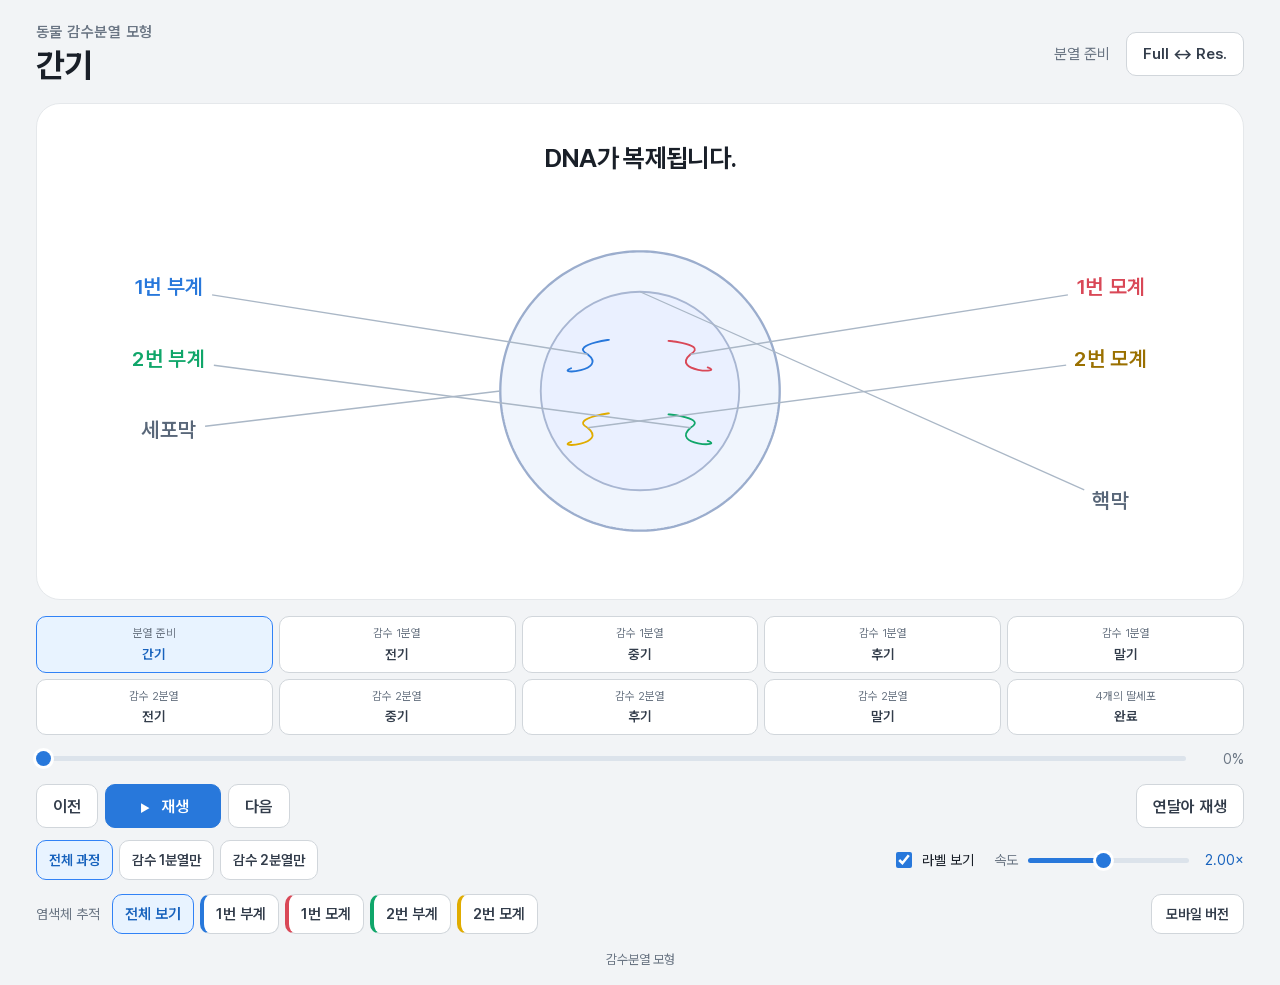
<file: index.html>
<!doctype html><html lang="ko"><head><meta charset="utf-8"><meta name="viewport" content="width=device-width,initial-scale=1,viewport-fit=cover"><link rel="icon" href="data:,"><meta name="color-scheme" content="light"><title>동물 감수분열 모형</title><link rel="stylesheet" href="style.css"></head><body><main id="app">
<header><div><a class="brand eyebrow" href="#">동물 감수분열 모형</a><h1 id="stageTitle">간기</h1><span id="stageNo" class="sr-only">01 / 10</span></div><div class="head-right"><span id="divisionBadge">분열 준비</span><button id="fullscreen" aria-label="전체 화면 전환">Full ↔ Res.</button></div></header>
<section class="scene" aria-label="감수분열 관찰"><p id="stageDesc" class="sentence">DNA가 복제됩니다.</p><div class="canvasWrap"><canvas id="cv" aria-label="감수분열 애니메이션"></canvas></div></section>
<nav id="stages" class="stages" aria-label="분열 단계"></nav>
<div class="scrub"><input id="timeline" type="range" min="0" max="10000" step="1" value="0" aria-label="분열 과정 이동"><output id="progressText">0%</output></div>
<section class="controls" aria-label="재생 조작"><div class="group"><button id="prev">이전</button><button id="play" class="primary"><span id="playGlyph" aria-hidden="true">▶</span> <span id="playText">재생</span></button><button id="next">다음</button></div><button id="repeat" aria-pressed="false">연달아 재생</button></section>
<div class="observe-row"><div class="division-tabs" role="group" aria-label="재생 구간"><button id="playAll" class="selected" aria-pressed="true">전체 과정</button><button id="meiosis1" aria-pressed="false">감수 1분열만</button><button id="meiosis2" aria-pressed="false">감수 2분열만</button></div><div class="preferences"><label class="label-toggle"><input id="labels" type="checkbox" checked> 라벨 보기</label><label class="speed-row"><span>속도</span><input id="speed" type="range" min="0.25" max="4" step="0.05" value="2" aria-label="재생 속도"><output id="speedText" for="speed">2.00×</output></label></div></div>
<section class="options" aria-label="관찰 도구"><div class="track"><span class="trace-label">염색체 추적</span><div class="track-buttons"><button data-track="all" class="on" aria-pressed="true">전체 보기</button><button data-track="b1" aria-pressed="false">1번 부계</button><button data-track="r1" aria-pressed="false">1번 모계</button><button data-track="b2" aria-pressed="false">2번 부계</button><button data-track="r2" aria-pressed="false">2번 모계</button></div></div><button id="mobileView" aria-pressed="false">모바일 버전</button></section>
<footer>감수분열 모형</footer></main><script src="model.js"></script><script src="meiosis.js"></script></body></html>
</file>
<file: style.css>
@font-face{font-family:Pretendard;src:url('pretendard.woff2') format('woff2');font-weight:45 920;font-display:swap}
:root{--accent:#2878db;--line:#d1d6db;--blue:#2878db;--rose:#d94857}*{box-sizing:border-box}body{margin:0;background:#f2f4f6;color:#191f28;font-family:Pretendard,system-ui,sans-serif}button,input{font:inherit}button{border:1px solid var(--line);background:white;border-radius:10px;padding:10px 16px;color:#333d4b;font-weight:600;cursor:pointer;min-height:44px;transition:background .15s,color .15s}button:hover{background:#f2f4f6}button[aria-pressed=true],button.on,button.selected{color:#1762bd;background:#e8f3ff;border-color:#3182f6}button:focus-visible,input:focus-visible,a:focus-visible{outline:3px solid #3182f6;outline-offset:3px}.primary{background:#2878db;color:white;border-color:#2878db}.primary:hover{background:#1762bd}#app{max-width:1740px;min-height:100dvh;margin:auto;padding:22px 36px 18px;display:flex;flex-direction:column}header{display:flex;align-items:center;justify-content:space-between;gap:20px}.eyebrow{font-size:15px;color:#6b7684;font-weight:600;letter-spacing:.03em;text-decoration:none}h1{font-size:clamp(28px,2.6vw,44px);margin:4px 0 0;letter-spacing:-.035em}.head-right{display:flex;align-items:center;gap:16px;color:#6b7684;font-size:15px}.head-right button{white-space:nowrap}.scene{margin-top:18px;background:#fff;border:1px solid #e5e8eb;border-radius:24px;padding:20px 20px 10px;overflow:hidden;flex:1 0 auto;display:flex;flex-direction:column;justify-content:center}.sentence{font-size:clamp(22px,2vw,34px);line-height:1.35;font-weight:650;letter-spacing:-.025em;margin:0;padding:0 10px;min-height:2.7em;display:flex;align-items:center;justify-content:center;text-align:center;word-break:keep-all}.canvasWrap{width:100%;overflow:hidden}canvas{width:100%;height:clamp(380px,44vh,600px);display:block}.stages{display:grid;grid-template-columns:repeat(5,minmax(0,1fr));gap:6px;margin:16px 0 8px}.stage{font-size:clamp(12px,1.05vw,17px);padding:9px 5px;border-radius:10px;line-height:1.35;display:flex;flex-direction:column;align-items:center;justify-content:center;min-height:55px;gap:3px}.stage small{display:block;font-size:.85em;font-weight:400;color:#6b7684}.stage.on{color:#1762bd;background:#e8f3ff;border-color:#3182f6}.scrub{display:flex;align-items:center;gap:12px;font-size:14px;color:#6b7684}.scrub output{min-width:3.3em;text-align:right;font-variant-numeric:tabular-nums}input[type=range]{--fill:0%;flex:1;width:100%;min-width:40px;appearance:none;-webkit-appearance:none;height:5px;border-radius:10px;background:linear-gradient(to right,#2878db var(--fill),#dce3eb var(--fill));cursor:pointer;margin:13px 0;touch-action:pan-y}input[type=range]::-webkit-slider-thumb{appearance:none;width:15px;height:15px;border-radius:50%;background:#2878db;box-shadow:0 0 0 3px #fff}input[type=range]::-moz-range-thumb{width:13px;height:13px;border:2px solid #fff;border-radius:50%;background:#2878db}.controls{display:flex;align-items:center;justify-content:space-between;gap:12px;margin-top:10px}.group{display:flex;gap:7px;align-items:center}#play{min-width:116px;white-space:nowrap}#playGlyph{font-size:11px;display:inline-block;width:14px;margin-right:5px}.observe-row{display:flex;align-items:center;justify-content:space-between;gap:20px;flex-wrap:wrap;margin-top:12px}.division-tabs{display:flex;gap:6px}.division-tabs button{font-size:14px;padding:8px 12px;min-height:40px}.preferences{display:flex;align-items:center;gap:20px}.label-toggle{display:flex;align-items:center;gap:7px;font-size:14px;white-space:nowrap;cursor:pointer}input[type=checkbox]{accent-color:#2878db;width:16px;height:16px}.speed-row{display:flex;align-items:center;gap:10px;width:250px;font-size:14px;color:#6b7684}.speed-row output{color:#1762bd;font-variant-numeric:tabular-nums;min-width:45px;text-align:right}.options{margin-top:14px;display:flex;justify-content:space-between;gap:16px;align-items:center}.track{display:flex;gap:7px;align-items:center;flex-wrap:wrap}.trace-label{font-size:14px;color:#6b7684;margin-right:5px}.track-buttons{display:flex;gap:6px}.track button{padding:8px 12px;font-size:15px;min-height:40px}.track button[data-track=b1]{border-left:4px solid #2878db}.track button[data-track=r1]{border-left:4px solid #d94857}.track button[data-track=b2]{border-left:4px solid #10a66a}.track button[data-track=r2]{border-left:4px solid #e0ac00}#mobileView{font-size:14px;white-space:nowrap;min-height:40px;padding:8px 14px}footer{text-align:center;color:#6b7684;font-size:13px;margin-top:18px}.sr-only{position:absolute;width:1px;height:1px;padding:0;margin:-1px;overflow:hidden;clip:rect(0,0,0,0);white-space:nowrap;border:0}body.expanded-view #app{max-width:none}body.expanded-view canvas{height:60vh}
@media(min-width:1600px){button{font-size:19px}.track button{font-size:18px}.scene{margin-top:22px}.controls{margin-top:14px}.stage{min-height:61px}}
@media(max-height:760px) and (min-width:801px){#app{padding:12px 24px}h1{font-size:28px}.eyebrow{font-size:12px}.scene{margin-top:10px;padding-top:7px}.sentence{font-size:23px;min-height:2.3em}canvas{height:380px}.stages{margin-top:10px}.stage{padding:6px 4px;min-height:48px}.controls,.observe-row,.options{margin-top:8px}button{padding:8px 12px}footer{margin-top:10px}}
@media(max-width:800px){#app{padding:16px 14px}header{gap:10px;align-items:flex-start}.eyebrow{font-size:12px}h1{font-size:25px;line-height:1.25;word-break:keep-all}.head-right{flex-direction:column;align-items:flex-end;gap:6px;font-size:12px;flex-shrink:0}.head-right button{font-size:13px;padding:8px}.scene{flex:none;padding:12px 4px 6px;border-radius:18px;margin-top:12px}.sentence{font-size:20px;min-height:3.5em;padding:0 12px}canvas{height:360px}.stages{gap:5px;margin-top:12px}.stage{font-size:12px;min-height:53px;padding:7px 1px}.stage small{font-size:10px}.controls{gap:7px}.group{gap:5px}.controls button{font-size:14px;padding:8px 12px}#play{min-width:84px}#repeat{padding:8px 10px}.observe-row{display:block}.division-tabs{display:grid;grid-template-columns:repeat(3,minmax(0,1fr));gap:5px}.division-tabs button{padding:7px 2px;font-size:12px}.preferences{justify-content:space-between;gap:14px;margin-top:12px}.label-toggle{font-size:13px}.speed-row{width:240px;max-width:67%;font-size:13px;gap:7px}.options{align-items:flex-start;gap:10px;flex-wrap:wrap}.track{width:100%;display:block}.trace-label{display:block;margin-bottom:8px}.track-buttons{display:grid;grid-template-columns:repeat(5,minmax(0,1fr));gap:4px}.track button{font-size:12px;padding:8px 3px}.options>#mobileView{margin-left:auto}footer{font-size:12px}}
body.mobile-preview #app{max-width:680px;padding:14px 12px}body.mobile-preview .scene{flex:none;padding:12px 4px 6px}body.mobile-preview header{align-items:flex-start}body.mobile-preview h1{font-size:25px}body.mobile-preview .head-right{flex-direction:column;align-items:flex-end;gap:6px;font-size:12px}body.mobile-preview .head-right button{font-size:13px}body.mobile-preview canvas{height:360px}body.mobile-preview .sentence{font-size:20px;min-height:3.5em}body.mobile-preview .observe-row{display:block}body.mobile-preview .division-tabs{display:grid;grid-template-columns:repeat(3,1fr)}body.mobile-preview .preferences{justify-content:space-between;margin-top:12px}body.mobile-preview .options{flex-wrap:wrap}body.mobile-preview .track{width:100%;display:block}body.mobile-preview .trace-label{display:block;margin-bottom:8px}body.mobile-preview .track-buttons{display:grid;grid-template-columns:repeat(5,minmax(0,1fr))}body.mobile-preview .track button{font-size:13px;padding:8px 5px}body.mobile-preview #mobileView{margin-left:auto}body.mobile-preview .stage{font-size:12px}body.mobile-preview .division-tabs button{font-size:12px;padding:8px 3px}
@media(max-width:370px){#app{padding:12px 8px}.stage{font-size:11px}.stage small{font-size:9px}.group{gap:4px}.controls button{padding:8px 9px}#repeat{font-size:12px}#play{min-width:76px}.track button{font-size:11px}.preferences{gap:10px}.speed-row{gap:5px}}
body.desktop-preview #app{min-width:960px;max-width:1740px}body.desktop-preview .head-right{flex-direction:row;align-items:center;font-size:15px}body.desktop-preview h1{font-size:36px}body.desktop-preview canvas{height:420px}body.desktop-preview .sentence{font-size:26px;min-height:2.7em}body.desktop-preview .observe-row{display:flex;flex-wrap:wrap}body.desktop-preview .track{width:auto;display:flex}body.desktop-preview .track-buttons{display:flex}body.desktop-preview .trace-label{margin-bottom:0}body.desktop-preview .options{flex-wrap:nowrap}body.desktop-preview .stage{font-size:16px}body.desktop-preview .stage small{font-size:13px}
</file>
